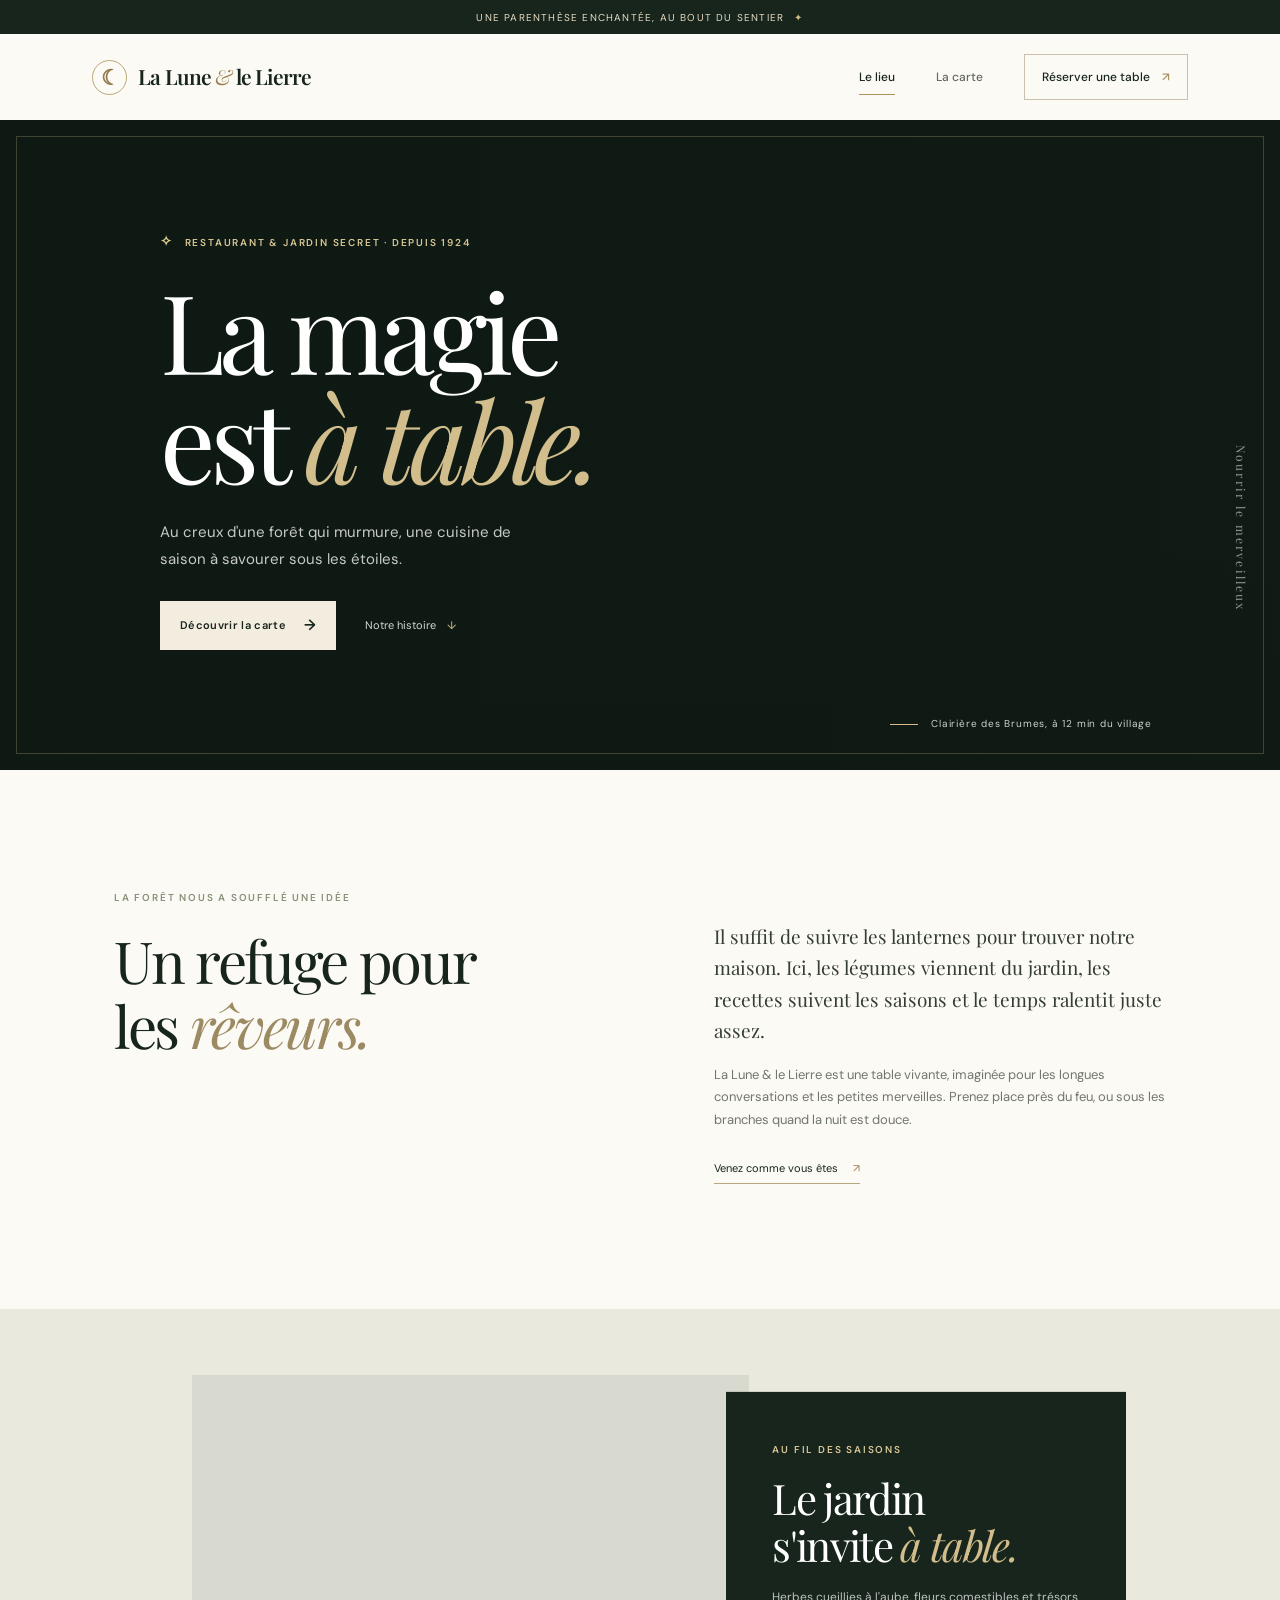
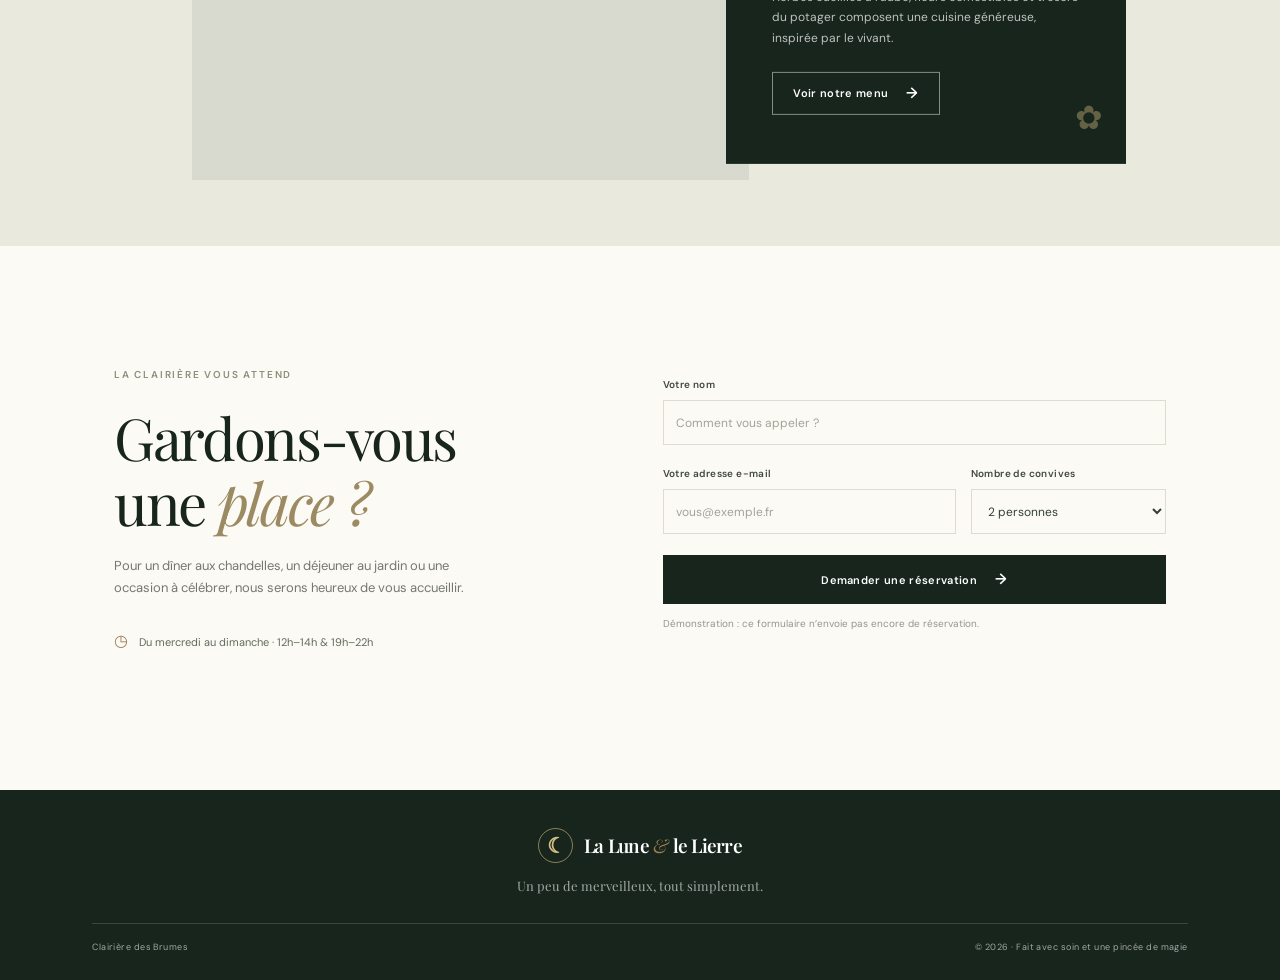
<file: index.html>
<!doctype html>
<html lang="fr">
<head>
  <meta charset="utf-8">
  <meta name="viewport" content="width=device-width, initial-scale=1">
  <meta name="theme-color" content="#17251c">
  <meta name="description" content="La Lune & le Lierre : une table féerique au cœur d'une forêt enchantée.">
  <title>La Lune & le Lierre — Une table enchantée</title>
  <link rel="preconnect" href="https://fonts.googleapis.com">
  <link rel="preconnect" href="https://fonts.gstatic.com" crossorigin>
  <link href="https://fonts.googleapis.com/css2?family=DM+Sans:wght@400;500;600;700&family=Playfair+Display:wght@400;500;600;700&display=swap" rel="stylesheet">
  <link rel="stylesheet" href="styles.css">
  <script src="script.js" defer></script>
</head>
<body>
  <div class="topline">Une parenthèse enchantée, au bout du sentier <span aria-hidden="true">✦</span></div>
  <header class="site-header">
    <a class="brand" href="index.html" aria-label="La Lune et le Lierre, accueil">
      <span class="brand-mark" aria-hidden="true">☾</span>
      <span>La Lune <i>&</i> le Lierre</span>
    </a>
    <button class="nav-toggle" aria-expanded="false" aria-controls="main-nav" aria-label="Ouvrir le menu">
      <span></span><span></span>
    </button>
    <nav id="main-nav" class="main-nav" aria-label="Navigation principale">
      <a class="active" href="index.html">Le lieu</a>
      <a href="carte.html">La carte</a>
      <a class="nav-booking" href="#reservation">Réserver une table <span aria-hidden="true">↗</span></a>
    </nav>
  </header>

  <main>
    <section class="hero">
      <div class="hero-image" role="img" aria-label="Salle de restaurant chaleureuse à la lumière des bougies"></div>
      <div class="hero-content">
        <p class="eyebrow"><span class="sparkle" aria-hidden="true">✧</span> Restaurant & jardin secret · Depuis 1924</p>
        <h1>La magie<br>est <em>à table.</em></h1>
        <p class="hero-copy">Au creux d'une forêt qui murmure, une cuisine de saison à savourer sous les étoiles.</p>
        <div class="hero-actions">
          <a class="button button-light" href="carte.html">Découvrir la carte <span aria-hidden="true">→</span></a>
          <a class="text-link" href="#histoire">Notre histoire <span aria-hidden="true">↓</span></a>
        </div>
      </div>
      <div class="hero-caption"><span class="caption-line"></span> Clairière des Brumes, à 12 min du village</div>
      <div class="hero-side-note" aria-hidden="true">Nourrir le merveilleux</div>
    </section>

    <section class="intro section-wrap" id="histoire">
      <div class="intro-heading">
        <p class="eyebrow eyebrow-dark">La forêt nous a soufflé une idée</p>
        <h2>Un refuge pour<br>les <em>rêveurs.</em></h2>
      </div>
      <div class="intro-copy">
        <p class="lead">Il suffit de suivre les lanternes pour trouver notre maison. Ici, les légumes viennent du jardin, les recettes suivent les saisons et le temps ralentit juste assez.</p>
        <p>La Lune & le Lierre est une table vivante, imaginée pour les longues conversations et les petites merveilles. Prenez place près du feu, ou sous les branches quand la nuit est douce.</p>
        <a class="underlined-link" href="#reservation">Venez comme vous êtes <span aria-hidden="true">↗</span></a>
      </div>
    </section>

    <section class="experience">
      <div class="experience-image" role="img" aria-label="Table dressée dans un jardin verdoyant"></div>
      <div class="experience-card">
        <p class="eyebrow">Au fil des saisons</p>
        <h2>Le jardin<br>s'invite <em>à table.</em></h2>
        <p>Herbes cueillies à l'aube, fleurs comestibles et trésors du potager composent une cuisine généreuse, inspirée par le vivant.</p>
        <a class="button button-outline" href="carte.html">Voir notre menu <span aria-hidden="true">→</span></a>
        <span class="card-flower" aria-hidden="true">✿</span>
      </div>
    </section>

    <section class="reservation section-wrap" id="reservation">
      <div class="reservation-copy">
        <p class="eyebrow eyebrow-dark">La clairière vous attend</p>
        <h2>Gardons-vous<br>une <em>place ?</em></h2>
        <p>Pour un dîner aux chandelles, un déjeuner au jardin ou une occasion à célébrer, nous serons heureux de vous accueillir.</p>
        <p class="opening"><span aria-hidden="true">◷</span> Du mercredi au dimanche · 12h–14h & 19h–22h</p>
      </div>
      <form class="booking-form">
        <label>
          Votre nom
          <input name="name" autocomplete="name" placeholder="Comment vous appeler ?" required>
        </label>
        <div class="form-row">
          <label>
            Votre adresse e-mail
            <input name="email" type="email" autocomplete="email" placeholder="vous@exemple.fr" required>
          </label>
          <label>
            Nombre de convives
            <select name="guests" required>
              <option value="2">2 personnes</option>
              <option value="1">1 personne</option>
              <option value="3">3 personnes</option>
              <option value="4">4 personnes</option>
              <option value="5">5 personnes</option>
              <option value="6">6 personnes</option>
            </select>
          </label>
        </div>
        <button class="button button-dark" type="submit">Demander une réservation <span aria-hidden="true">→</span></button>
        <p class="form-note">Démonstration : ce formulaire n’envoie pas encore de réservation.</p>
        <p class="form-status" role="status" aria-live="polite"></p>
      </form>
    </section>
  </main>

  <footer class="site-footer">
    <a class="brand footer-brand" href="index.html"><span class="brand-mark" aria-hidden="true">☾</span><span>La Lune <i>&</i> le Lierre</span></a>
    <p>Un peu de merveilleux, tout simplement.</p>
    <div class="footer-meta"><span>Clairière des Brumes</span><span>© 2026 · Fait avec soin et une pincée de magie</span></div>
  </footer>
</body>
</html>
</file>
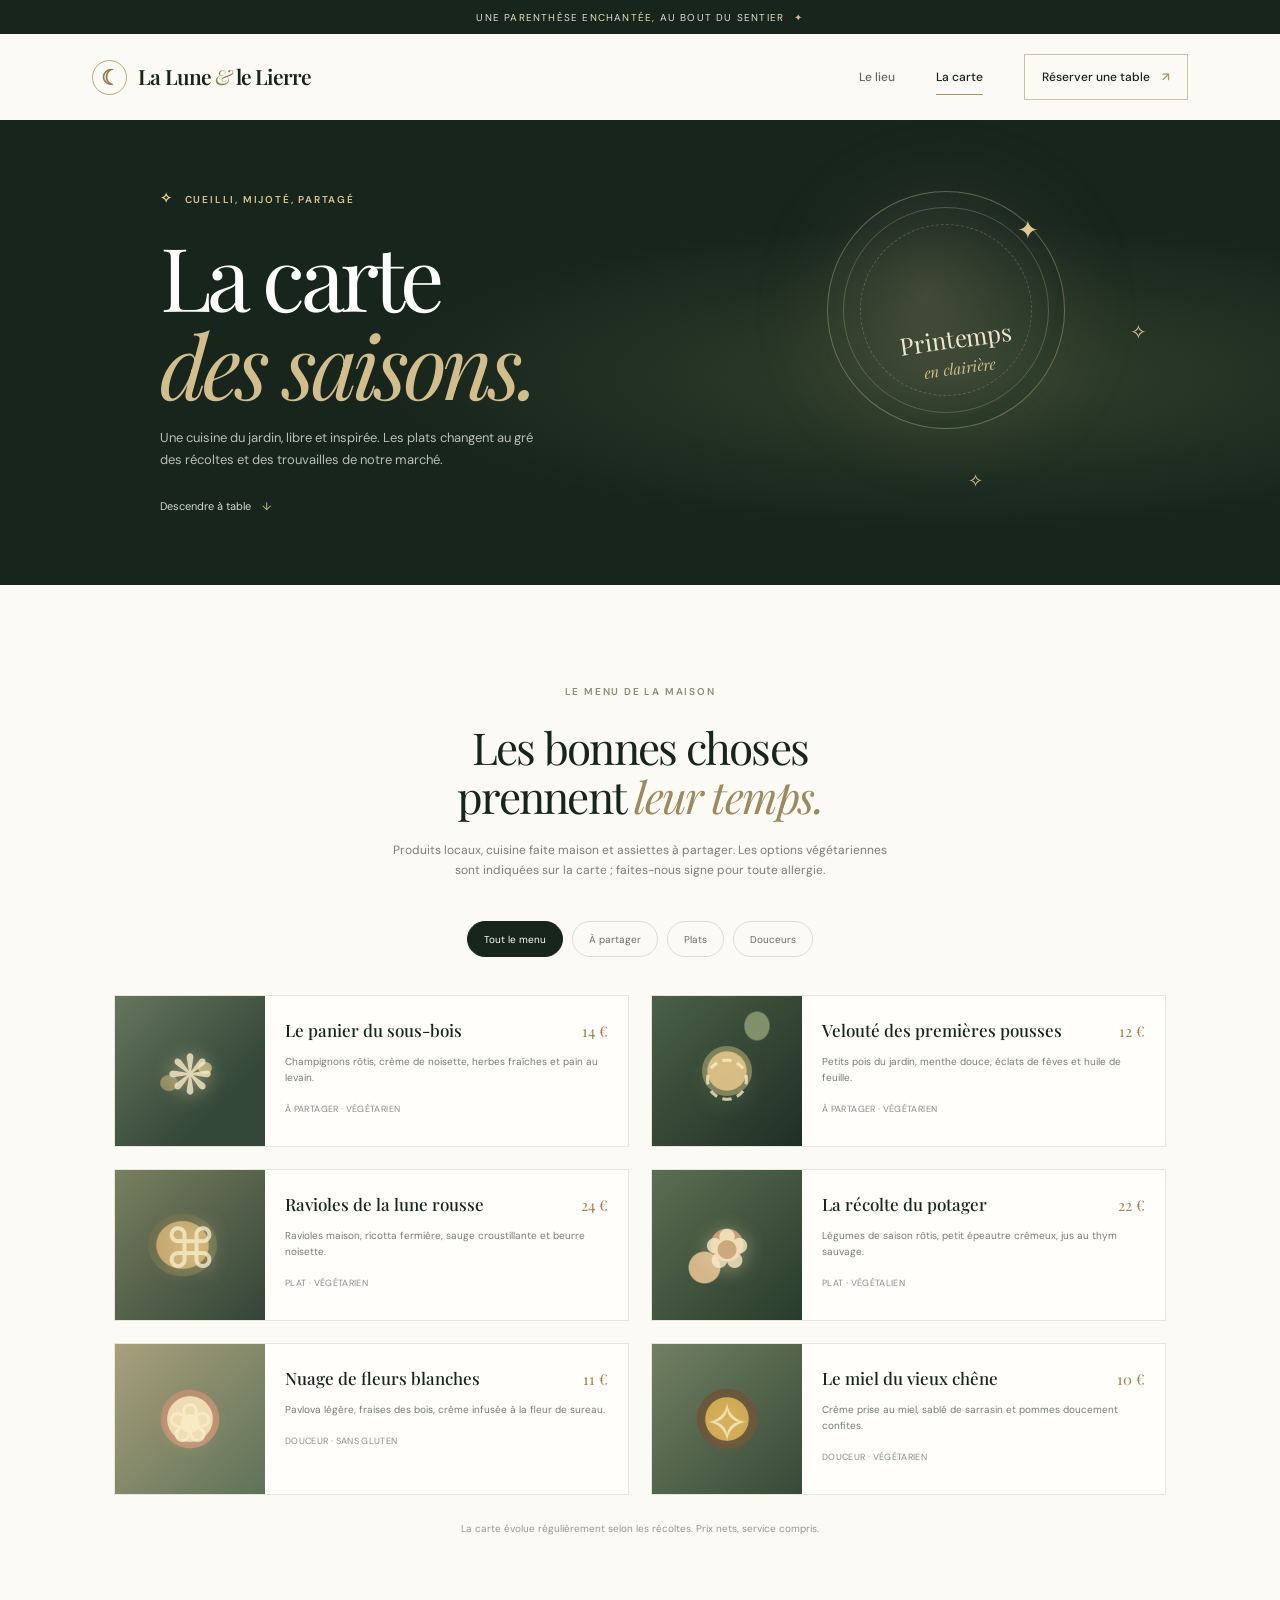
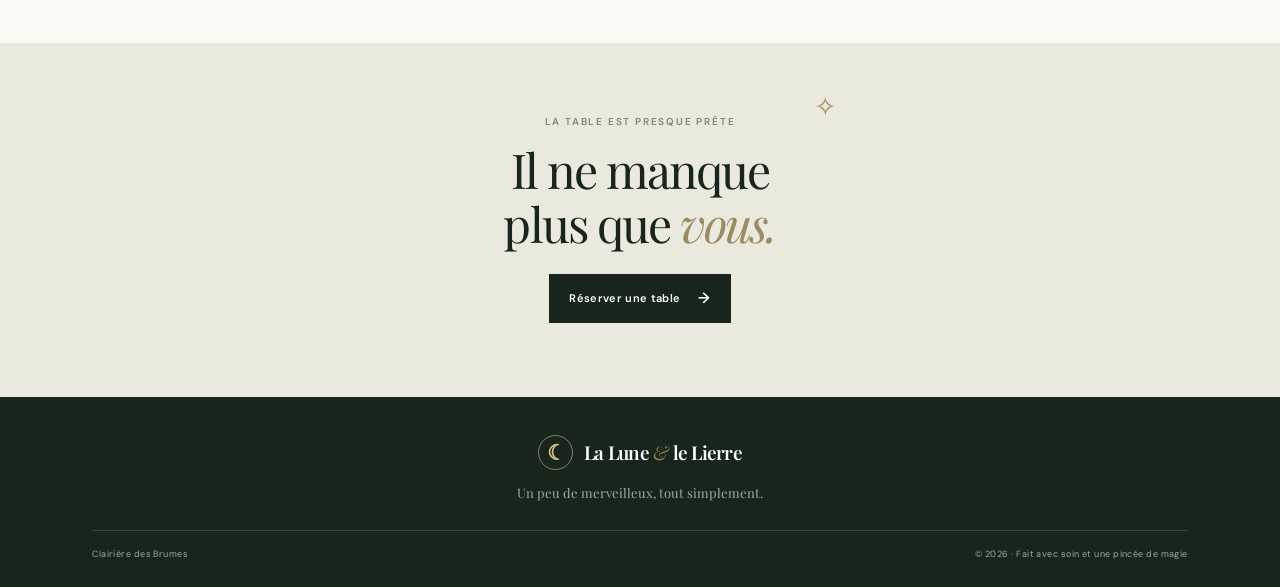
<file: carte.html>
<!doctype html>
<html lang="fr">
<head>
  <meta charset="utf-8">
  <meta name="viewport" content="width=device-width, initial-scale=1">
  <meta name="theme-color" content="#17251c">
  <meta name="description" content="Découvrez la carte de saison de La Lune & le Lierre, cuisine végétale et généreuse au cœur de la forêt.">
  <title>La carte — La Lune & le Lierre</title>
  <link rel="preconnect" href="https://fonts.googleapis.com">
  <link rel="preconnect" href="https://fonts.gstatic.com" crossorigin>
  <link href="https://fonts.googleapis.com/css2?family=DM+Sans:wght@400;500;600;700&family=Playfair+Display:wght@400;500;600;700&display=swap" rel="stylesheet">
  <link rel="stylesheet" href="styles.css">
  <script src="script.js" defer></script>
</head>
<body>
  <div class="topline">Une parenthèse enchantée, au bout du sentier <span aria-hidden="true">✦</span></div>
  <header class="site-header">
    <a class="brand" href="index.html" aria-label="La Lune et le Lierre, accueil">
      <span class="brand-mark" aria-hidden="true">☾</span>
      <span>La Lune <i>&</i> le Lierre</span>
    </a>
    <button class="nav-toggle" aria-expanded="false" aria-controls="main-nav" aria-label="Ouvrir le menu">
      <span></span><span></span>
    </button>
    <nav id="main-nav" class="main-nav" aria-label="Navigation principale">
      <a href="index.html">Le lieu</a>
      <a class="active" href="carte.html">La carte</a>
      <a class="nav-booking" href="index.html#reservation">Réserver une table <span aria-hidden="true">↗</span></a>
    </nav>
  </header>

  <main>
    <section class="menu-hero">
      <div class="menu-hero-inner">
        <p class="eyebrow"><span class="sparkle" aria-hidden="true">✧</span> Cueilli, mijoté, partagé</p>
        <h1>La carte<br><em>des saisons.</em></h1>
        <p>Une cuisine du jardin, libre et inspirée. Les plats changent au gré des récoltes et des trouvailles de notre marché.</p>
        <a class="text-link" href="#menu">Descendre à table <span aria-hidden="true">↓</span></a>
      </div>
      <div class="menu-hero-art" aria-hidden="true">
        <div class="moon"></div>
        <div class="menu-art-label">Printemps<br><span>en clairière</span></div>
        <span class="art-star star-one">✦</span><span class="art-star star-two">✧</span><span class="art-star star-three">✧</span>
      </div>
    </section>

    <section class="menu-section section-wrap" id="menu">
      <div class="menu-intro">
        <p class="eyebrow eyebrow-dark">Le menu de la maison</p>
        <h2>Les bonnes choses<br>prennent <em>leur temps.</em></h2>
        <p>Produits locaux, cuisine faite maison et assiettes à partager. Les options végétariennes sont indiquées sur la carte ; faites-nous signe pour toute allergie.</p>
      </div>
      <div class="menu-controls" role="group" aria-label="Filtrer la carte">
        <button class="filter-chip active" type="button" data-filter="all" aria-pressed="true">Tout le menu</button>
        <button class="filter-chip" type="button" data-filter="entree" aria-pressed="false">À partager</button>
        <button class="filter-chip" type="button" data-filter="plat" aria-pressed="false">Plats</button>
        <button class="filter-chip" type="button" data-filter="dessert" aria-pressed="false">Douceurs</button>
      </div>
      <div class="menu-grid">
        <article class="dish-card" data-category="entree">
          <div class="dish-illustration dish-herbs" aria-hidden="true"><span>❋</span></div>
          <div class="dish-info"><div class="dish-title"><h3>Le panier du sous-bois</h3><span>14 €</span></div><p>Champignons rôtis, crème de noisette, herbes fraîches et pain au levain.</p><span class="dish-tag">À partager · Végétarien</span></div>
        </article>
        <article class="dish-card" data-category="entree">
          <div class="dish-illustration dish-soup" aria-hidden="true"><span>◌</span></div>
          <div class="dish-info"><div class="dish-title"><h3>Velouté des premières pousses</h3><span>12 €</span></div><p>Petits pois du jardin, menthe douce, éclats de fèves et huile de feuille.</p><span class="dish-tag">À partager · Végétarien</span></div>
        </article>
        <article class="dish-card" data-category="plat">
          <div class="dish-illustration dish-pasta" aria-hidden="true"><span>⌘</span></div>
          <div class="dish-info"><div class="dish-title"><h3>Ravioles de la lune rousse</h3><span>24 €</span></div><p>Ravioles maison, ricotta fermière, sauge croustillante et beurre noisette.</p><span class="dish-tag">Plat · Végétarien</span></div>
        </article>
        <article class="dish-card" data-category="plat">
          <div class="dish-illustration dish-root" aria-hidden="true"><span>✿</span></div>
          <div class="dish-info"><div class="dish-title"><h3>La récolte du potager</h3><span>22 €</span></div><p>Légumes de saison rôtis, petit épeautre crémeux, jus au thym sauvage.</p><span class="dish-tag">Plat · Végétalien</span></div>
        </article>
        <article class="dish-card" data-category="dessert">
          <div class="dish-illustration dish-cake" aria-hidden="true"><span>❀</span></div>
          <div class="dish-info"><div class="dish-title"><h3>Nuage de fleurs blanches</h3><span>11 €</span></div><p>Pavlova légère, fraises des bois, crème infusée à la fleur de sureau.</p><span class="dish-tag">Douceur · Sans gluten</span></div>
        </article>
        <article class="dish-card" data-category="dessert">
          <div class="dish-illustration dish-honey" aria-hidden="true"><span>✧</span></div>
          <div class="dish-info"><div class="dish-title"><h3>Le miel du vieux chêne</h3><span>10 €</span></div><p>Crème prise au miel, sablé de sarrasin et pommes doucement confites.</p><span class="dish-tag">Douceur · Végétarien</span></div>
        </article>
      </div>
      <p class="menu-footnote">La carte évolue régulièrement selon les récoltes. Prix nets, service compris.</p>
    </section>

    <section class="menu-cta">
      <span class="cta-sparkle" aria-hidden="true">✧</span>
      <p class="eyebrow">La table est presque prête</p>
      <h2>Il ne manque<br>plus que <em>vous.</em></h2>
      <a class="button button-light" href="index.html#reservation">Réserver une table <span aria-hidden="true">→</span></a>
    </section>
  </main>

  <footer class="site-footer">
    <a class="brand footer-brand" href="index.html"><span class="brand-mark" aria-hidden="true">☾</span><span>La Lune <i>&</i> le Lierre</span></a>
    <p>Un peu de merveilleux, tout simplement.</p>
    <div class="footer-meta"><span>Clairière des Brumes</span><span>© 2026 · Fait avec soin et une pincée de magie</span></div>
  </footer>
</body>
</html>
</file>
<file: styles.css>
:root {
  --forest: #17251c;
  --forest-deep: #101b15;
  --moss: #66745a;
  --cream: #f5f1e8;
  --paper: #fcfaf5;
  --gold: #d7bd83;
  --ink: #263128;
  --muted: #777b70;
  --serif: "Playfair Display", Georgia, serif;
  --sans: "DM Sans", Arial, sans-serif;
}

* { box-sizing: border-box; }
html { scroll-behavior: smooth; }
body { margin: 0; color: var(--ink); background: var(--paper); font-family: var(--sans); font-size: 15px; line-height: 1.7; }
a { color: inherit; text-decoration: none; }
button, input, select { font: inherit; }
button, a { -webkit-tap-highlight-color: transparent; }

.topline { height: 34px; display: flex; align-items: center; justify-content: center; gap: 10px; background: var(--forest); color: #e8ddc4; font-size: 10px; letter-spacing: .12em; text-transform: uppercase; }
.topline span { color: var(--gold); }
.site-header { height: 86px; padding: 0 7.2%; display: flex; align-items: center; justify-content: space-between; background: var(--paper); position: relative; z-index: 5; }
.brand { display: inline-flex; gap: 11px; align-items: center; color: var(--forest); font-family: var(--serif); font-size: 21px; font-weight: 600; letter-spacing: -.04em; white-space: nowrap; }
.brand i { color: #9c8052; font-weight: 400; }
.brand-mark { width: 35px; height: 35px; border: 1px solid #bca878; border-radius: 50%; display: inline-grid; place-items: center; color: #947a4c; font-family: Georgia, serif; font-size: 21px; }
.main-nav { display: flex; align-items: center; gap: 41px; font-size: 12px; font-weight: 500; }
.main-nav > a:not(.nav-booking) { color: #656a60; transition: color .2s ease; }
.main-nav > a:hover, .main-nav > a.active { color: var(--forest); }
.main-nav > a.active { position: relative; }
.main-nav > a.active::after { position: absolute; content: ""; height: 1px; bottom: -8px; left: 0; right: 0; background: #aa915e; }
.nav-booking { padding: 12px 17px; border: 1px solid #c9c1ad; color: var(--forest); transition: background .2s, color .2s; }
.nav-booking:hover { background: var(--forest); color: white; }
.nav-booking span { padding-left: 9px; color: #a78b59; }
.nav-toggle { display: none; }

.hero { position: relative; min-height: 650px; display: flex; align-items: center; overflow: hidden; background: var(--forest-deep); color: #fff; }
.hero-image { position: absolute; inset: 0; background: linear-gradient(90deg, rgba(13,25,18,.91) 0%, rgba(13,25,18,.74) 39%, rgba(13,25,18,.16) 100%), linear-gradient(0deg, rgba(13,25,18,.34), transparent 35%), url("https://images.unsplash.com/photo-1517248135467-4c7edcad34c4?auto=format&fit=crop&w=2200&q=85") center 52% / cover; opacity: .92; }
.hero::after { position: absolute; content: ""; inset: 16px; border: 1px solid rgba(220,202,157,.24); pointer-events: none; }
.hero-content { position: relative; z-index: 1; width: min(660px, 70%); margin-left: 12.5%; padding: 55px 0 65px; }
.eyebrow { margin: 0 0 22px; color: #d8c694; font-size: 10px; letter-spacing: .18em; text-transform: uppercase; font-weight: 600; }
.sparkle { margin-right: 7px; color: #e1cc91; font-size: 14px; }
h1, h2, h3, p { margin-top: 0; }
.hero h1, .menu-hero h1 { margin: 0; font-family: var(--serif); font-size: clamp(62px, 8.6vw, 116px); line-height: .99; letter-spacing: -.055em; font-weight: 400; }
h1 em, h2 em { color: #d2bd8c; font-weight: 400; }
.hero-copy { max-width: 380px; margin: 25px 0 28px; color: rgba(255,255,255,.77); font-size: 15px; line-height: 1.8; }
.hero-actions { display: flex; align-items: center; gap: 29px; }
.button { display: inline-flex; justify-content: center; align-items: center; gap: 18px; min-height: 49px; padding: 0 20px; border: 0; cursor: pointer; font-size: 11px; letter-spacing: .03em; font-weight: 600; transition: transform .2s, background .2s; }
.button:hover { transform: translateY(-2px); }
.button-light { color: var(--forest); background: #f3eddf; }
.button-light:hover { background: #fff; }
.button span { font-size: 15px; }
.text-link { color: rgba(255,255,255,.82); font-size: 11px; }
.text-link span { padding-left: 8px; color: var(--gold); }
.hero-caption { position: absolute; z-index: 1; right: 10%; bottom: 38px; color: rgba(255,255,255,.8); font-size: 10px; letter-spacing: .08em; }
.caption-line { display: inline-block; vertical-align: middle; width: 28px; height: 1px; margin-right: 9px; background: var(--gold); }
.hero-side-note { position: absolute; right: 29px; top: 50%; writing-mode: vertical-rl; color: rgba(255,255,255,.55); font-family: var(--serif); font-size: 12px; letter-spacing: .18em; }

.section-wrap { max-width: 1120px; margin: 0 auto; padding-left: 34px; padding-right: 34px; }
.intro { display: grid; grid-template-columns: 1fr 1fr; gap: 14%; padding-top: 119px; padding-bottom: 125px; align-items: start; }
.eyebrow-dark { color: #879078; }
h2 { color: var(--forest); font-family: var(--serif); font-size: clamp(37px, 4.6vw, 58px); font-weight: 400; line-height: 1.12; letter-spacing: -.04em; }
.intro h2, .reservation h2, .menu-intro h2 { margin: 0; }
.intro h2 em, .reservation h2 em, .menu-intro h2 em { color: #9c8b62; }
.intro-copy { padding-top: 32px; color: #71766d; font-size: 13px; }
.intro-copy p { margin-bottom: 18px; }
.intro-copy .lead { color: #343e34; font-family: var(--serif); font-size: 19px; line-height: 1.65; }
.underlined-link { display: inline-block; margin-top: 10px; padding-bottom: 6px; border-bottom: 1px solid #b8a77c; color: var(--forest); font-size: 11px; }
.underlined-link span { margin-left: 12px; color: #9c8052; }

.experience { min-height: 480px; position: relative; padding: 66px 10% 66px 15%; background: #e9e9de; display: flex; align-items: center; }
.experience-image { width: 58%; min-height: 405px; background: linear-gradient(0deg, rgba(23,37,28,.08), rgba(23,37,28,.08)), url("https://images.unsplash.com/photo-1414235077428-338989a2e8c0?auto=format&fit=crop&w=1400&q=85") center / cover; }
.experience-card { position: absolute; top: 50%; right: 12%; transform: translateY(-50%); width: min(400px, 42%); min-height: 360px; padding: 49px 46px; background: var(--forest); color: rgba(255,255,255,.72); }
.experience-card .eyebrow { margin-bottom: 17px; }
.experience-card h2 { margin: 0 0 18px; color: white; font-size: 42px; }
.experience-card p:not(.eyebrow) { margin-bottom: 24px; font-size: 12px; }
.button-outline { min-height: 43px; border: 1px solid rgba(255,255,255,.47); color: white; background: transparent; }
.button-outline:hover { background: rgba(255,255,255,.1); }
.card-flower { position: absolute; right: 23px; bottom: 18px; color: rgba(214,190,133,.4); font-size: 33px; }

.reservation { display: grid; grid-template-columns: .9fr 1.1fr; gap: 13%; padding-top: 120px; padding-bottom: 124px; }
.reservation-copy h2 { margin-bottom: 20px; }
.reservation-copy > p:not(.eyebrow):not(.opening) { max-width: 370px; color: #74786f; font-size: 13px; }
.opening { margin-top: 28px; color: #5f6b59; font-size: 11px; }
.opening span { margin-right: 8px; color: #9c8052; font-size: 16px; }
.booking-form { padding-top: 10px; }
.booking-form label { display: block; margin-bottom: 20px; color: #3e493e; font-size: 10px; font-weight: 600; letter-spacing: .04em; }
.booking-form input, .booking-form select { display: block; width: 100%; height: 45px; margin-top: 7px; padding: 0 12px; outline: 0; border: 1px solid #dedccf; border-radius: 0; background: transparent; color: #344034; font-size: 12px; font-weight: 400; }
.booking-form input:focus, .booking-form select:focus { border-color: #9c8b62; box-shadow: 0 0 0 2px rgba(156,139,98,.12); }
.booking-form input::placeholder { color: #a2a398; }
.form-row { display: grid; grid-template-columns: 1.2fr .8fr; gap: 15px; }
.button-dark { width: 100%; margin-top: 1px; color: white; background: var(--forest); }
.button-dark:hover { background: #2a3c2d; }
.form-note { margin: 11px 0 0; color: #94968d; font-size: 10px; }
.form-status { min-height: 20px; margin: 6px 0 0; color: #52684b; font-size: 12px; }
.site-footer { padding: 38px 7.2% 25px; background: var(--forest); color: rgba(255,255,255,.6); text-align: center; }
.footer-brand { color: white; font-size: 19px; }
.footer-brand .brand-mark { border-color: rgba(215,189,131,.6); color: var(--gold); }
.site-footer > p { margin: 12px 0 26px; font-family: var(--serif); font-size: 13px; }
.footer-meta { display: flex; justify-content: space-between; padding-top: 16px; border-top: 1px solid rgba(255,255,255,.15); font-size: 9px; letter-spacing: .05em; }

.menu-hero { position: relative; min-height: 465px; overflow: hidden; display: flex; align-items: center; padding: 55px 12.5%; background: var(--forest); color: white; }
.menu-hero::before { position: absolute; content: ""; inset: 0; background: radial-gradient(ellipse at 75% 55%, rgba(99,113,77,.36), transparent 42%), linear-gradient(90deg, var(--forest) 0%, rgba(23,37,28,.92) 44%, rgba(23,37,28,.28) 100%); }
.menu-hero-inner { position: relative; z-index: 1; width: 55%; }
.menu-hero h1 { font-size: clamp(56px, 7vw, 88px); }
.menu-hero-inner > p:not(.eyebrow) { max-width: 385px; margin: 20px 0 20px; color: rgba(255,255,255,.7); font-size: 13px; }
.menu-hero-inner .text-link { display: inline-block; margin-top: 6px; }
.menu-hero-art { position: absolute; top: 0; right: 8%; width: 40%; height: 100%; }
.moon { position: absolute; top: 71px; right: 22%; width: 238px; height: 238px; border: 1px solid rgba(222,206,164,.35); border-radius: 50%; background: radial-gradient(circle at 42% 42%, rgba(218,203,159,.16), rgba(218,203,159,.02) 67%, transparent 68%); box-shadow: 0 0 90px rgba(207,187,129,.1); }
.moon::before, .moon::after { position: absolute; content: ""; border: 1px solid rgba(222,206,164,.25); border-radius: 50%; }
.moon::before { inset: 15px; }
.moon::after { inset: 32px; border-style: dashed; }
.menu-art-label { position: absolute; top: 44%; right: 32%; transform: rotate(-8deg); color: #eee5cf; font-family: var(--serif); font-size: 24px; text-align: center; line-height: 1.1; }
.menu-art-label span { color: #d2bd8c; font-size: 15px; font-style: italic; }
.art-star { position: absolute; color: #dfc990; }
.star-one { top: 19%; right: 27%; font-size: 26px; }
.star-two { top: 42%; right: 6%; font-size: 20px; }
.star-three { bottom: 19%; right: 38%; font-size: 18px; }
.menu-section { padding-top: 98px; padding-bottom: 106px; }
.menu-intro { max-width: 510px; margin: 0 auto; text-align: center; }
.menu-intro h2 { font-size: 44px; }
.menu-intro > p:last-child { margin: 19px 0 0; color: #7b7f75; font-size: 12px; }
.menu-controls { display: flex; justify-content: center; flex-wrap: wrap; gap: 9px; margin: 41px 0 38px; }
.filter-chip { min-height: 36px; padding: 0 16px; border: 1px solid #dedccf; border-radius: 30px; background: transparent; color: #676f63; cursor: pointer; font-size: 10px; transition: all .2s; }
.filter-chip:hover, .filter-chip.active { border-color: var(--forest); background: var(--forest); color: white; }
.menu-grid { display: grid; grid-template-columns: repeat(2, 1fr); gap: 22px; }
.dish-card { display: grid; grid-template-columns: 150px 1fr; min-height: 150px; border: 1px solid #e8e5da; background: #fffefa; }
.dish-card[hidden] { display: none; }
.dish-illustration { display: grid; place-items: center; min-height: 150px; overflow: hidden; background-color: #687258; background-image: radial-gradient(ellipse at 60% 48%, rgba(238,216,157,.62) 0 5%, transparent 6%), radial-gradient(ellipse at 36% 58%, rgba(213,190,128,.5) 0 6%, transparent 7%), linear-gradient(135deg, #66755d, #344839 72%); }
.dish-illustration span { color: rgba(250,237,200,.78); font-family: var(--serif); font-size: 55px; text-shadow: 0 1px 18px rgba(255,231,173,.5); }
.dish-soup { background-image: radial-gradient(ellipse at center, #d6bd83 0 18%, #7d8059 19% 23%, transparent 24%), radial-gradient(ellipse at 70% 20%, #829069 0 8%, transparent 9%), linear-gradient(135deg, #4a6047, #202f25); }
.dish-pasta { background-image: radial-gradient(ellipse at 45% 50%, #c3a86f 0 22%, #6d704e 23% 29%, transparent 30%), linear-gradient(135deg, #78805f, #344438); }
.dish-root { background-image: radial-gradient(ellipse at 50% 50%, #be9570 0 15%, transparent 16%), radial-gradient(ellipse at 35% 65%, #d4b68b 0 11%, transparent 12%), linear-gradient(135deg, #5c6e51, #283c2d); }
.dish-cake { background-image: radial-gradient(ellipse at center, #ecdcb5 0 21%, #ba8f71 22% 27%, transparent 28%), linear-gradient(135deg, #a9a07b, #5e7258); }
.dish-honey { background-image: radial-gradient(ellipse at center, #d0a952 0 20%, #69583b 21% 28%, transparent 29%), linear-gradient(135deg, #718061, #374a38); }
.dish-info { padding: 23px 20px 18px; }
.dish-title { display: flex; justify-content: space-between; gap: 10px; align-items: baseline; }
.dish-title h3 { margin: 0; color: var(--forest); font-family: var(--serif); font-size: 17px; font-weight: 500; line-height: 1.35; }
.dish-title > span { flex-shrink: 0; color: #9b8354; font-family: var(--serif); font-size: 15px; }
.dish-info > p { margin: 9px 0 9px; color: #777c71; font-size: 10px; line-height: 1.6; }
.dish-tag { color: #89907f; font-size: 9px; letter-spacing: .04em; text-transform: uppercase; }
.menu-footnote { margin: 25px 0 0; color: #96978d; text-align: center; font-size: 10px; }
.menu-cta { position: relative; padding: 70px 20px 74px; overflow: hidden; background: #e9e9de; text-align: center; }
.menu-cta .eyebrow { margin-bottom: 13px; color: #7f896f; }
.menu-cta h2 { margin: 0 0 23px; font-size: 48px; }
.menu-cta h2 em { color: #9c8b62; }
.menu-cta .button { background: var(--forest); color: white; }
.menu-cta .button:hover { background: #2a3c2d; }
.cta-sparkle { position: absolute; top: 41px; left: calc(50% + 174px); color: #a48f61; font-size: 27px; }

@media (max-width: 850px) {
  .site-header { padding: 0 5%; }
  .main-nav { gap: 24px; }
  .hero-content { margin-left: 9%; }
  .intro { gap: 8%; }
  .experience { padding-left: 8%; }
  .experience-card { right: 7%; width: 47%; padding: 39px 34px; }
  .reservation { gap: 8%; }
  .menu-hero-art { right: 1%; }
  .dish-card { grid-template-columns: 120px 1fr; }
  .dish-info { padding: 18px 14px; }
}

@media (max-width: 640px) {
  .topline { height: 30px; font-size: 8px; }
  .site-header { height: 72px; padding: 0 22px; }
  .brand { gap: 8px; font-size: 18px; }
  .brand-mark { width: 31px; height: 31px; font-size: 18px; }
  .nav-toggle { width: 40px; height: 40px; border: 0; background: transparent; display: flex; flex-direction: column; justify-content: center; gap: 6px; align-items: center; }
  .nav-toggle span { display: block; width: 21px; height: 1px; background: var(--forest); }
  .main-nav { display: none; position: absolute; top: 72px; left: 0; right: 0; padding: 18px 23px 23px; flex-direction: column; align-items: stretch; gap: 17px; background: var(--paper); box-shadow: 0 12px 18px rgba(16,27,21,.12); }
  .main-nav.open { display: flex; }
  .main-nav > a.active::after { display: none; }
  .nav-booking { text-align: center; }
  .hero { min-height: 620px; align-items: flex-end; }
  .hero-image { background-position: 58% center; background-image: linear-gradient(90deg, rgba(13,25,18,.77), rgba(13,25,18,.26)), linear-gradient(0deg, rgba(13,25,18,.82), rgba(13,25,18,.02) 80%), url("https://images.unsplash.com/photo-1517248135467-4c7edcad34c4?auto=format&fit=crop&w=1200&q=85"); }
  .hero::after { inset: 10px; }
  .hero-content { width: auto; margin: 0; padding: 0 30px 100px; }
  .hero h1 { font-size: clamp(65px, 17vw, 90px); }
  .hero-copy { margin-top: 18px; font-size: 13px; }
  .hero-caption { left: 31px; right: auto; bottom: 32px; font-size: 9px; }
  .hero-side-note { right: 17px; font-size: 9px; }
  .hero-actions { gap: 20px; }
  .button { min-height: 46px; padding: 0 15px; font-size: 10px; }
  .section-wrap { padding-left: 25px; padding-right: 25px; }
  .intro { grid-template-columns: 1fr; gap: 8px; padding-top: 78px; padding-bottom: 80px; }
  .intro h2, .reservation h2 { font-size: 47px; }
  .intro-copy { padding-top: 13px; }
  .intro-copy .lead { font-size: 18px; }
  .experience { min-height: auto; display: block; padding: 0 0 28px; }
  .experience-image { width: 100%; min-height: 290px; }
  .experience-card { position: relative; top: auto; right: auto; width: calc(100% - 44px); min-height: auto; margin: -35px auto 0; padding: 32px 28px 36px; transform: none; }
  .experience-card h2 { font-size: 39px; }
  .reservation { grid-template-columns: 1fr; gap: 26px; padding-top: 80px; padding-bottom: 82px; }
  .reservation-copy > p:not(.eyebrow):not(.opening) { max-width: none; }
  .form-row { grid-template-columns: 1fr; gap: 0; }
  .footer-meta { flex-direction: column; gap: 5px; }
  .site-footer { padding: 34px 22px 22px; }
  .menu-hero { min-height: 480px; padding: 52px 27px; align-items: flex-start; }
  .menu-hero::before { background: linear-gradient(90deg, rgba(23,37,28,.97), rgba(23,37,28,.58)), radial-gradient(ellipse at 76% 75%, rgba(99,113,77,.5), transparent 50%); }
  .menu-hero-inner { width: 100%; padding-top: 21px; }
  .menu-hero h1 { font-size: 65px; }
  .menu-hero-inner > p:not(.eyebrow) { max-width: 300px; }
  .menu-hero-art { top: 185px; right: -74px; width: 260px; height: 260px; opacity: .56; }
  .moon { top: 0; right: 0; width: 210px; height: 210px; }
  .menu-art-label { top: 37%; right: 29%; font-size: 19px; }
  .star-one { top: 4%; right: 29%; }
  .menu-section { padding-top: 72px; padding-bottom: 78px; }
  .menu-intro h2 { font-size: 39px; }
  .menu-controls { gap: 7px; margin: 29px 0 24px; }
  .filter-chip { padding: 0 12px; font-size: 9px; }
  .menu-grid { grid-template-columns: 1fr; gap: 14px; }
  .dish-card { grid-template-columns: 105px 1fr; min-height: 136px; }
  .dish-illustration { min-height: 136px; }
  .dish-illustration span { font-size: 44px; }
  .dish-info { padding: 16px 13px 12px; }
  .dish-title h3 { font-size: 15px; }
  .dish-title > span { font-size: 14px; }
  .dish-info > p { font-size: 9px; }
  .dish-tag { font-size: 8px; }
  .menu-cta { padding: 60px 20px; }
  .menu-cta h2 { font-size: 43px; }
  .cta-sparkle { left: calc(50% + 143px); top: 34px; }
}

@media (prefers-reduced-motion: reduce) {
  html { scroll-behavior: auto; }
  *, *::before, *::after { transition-duration: .01ms !important; }
}
</file>
